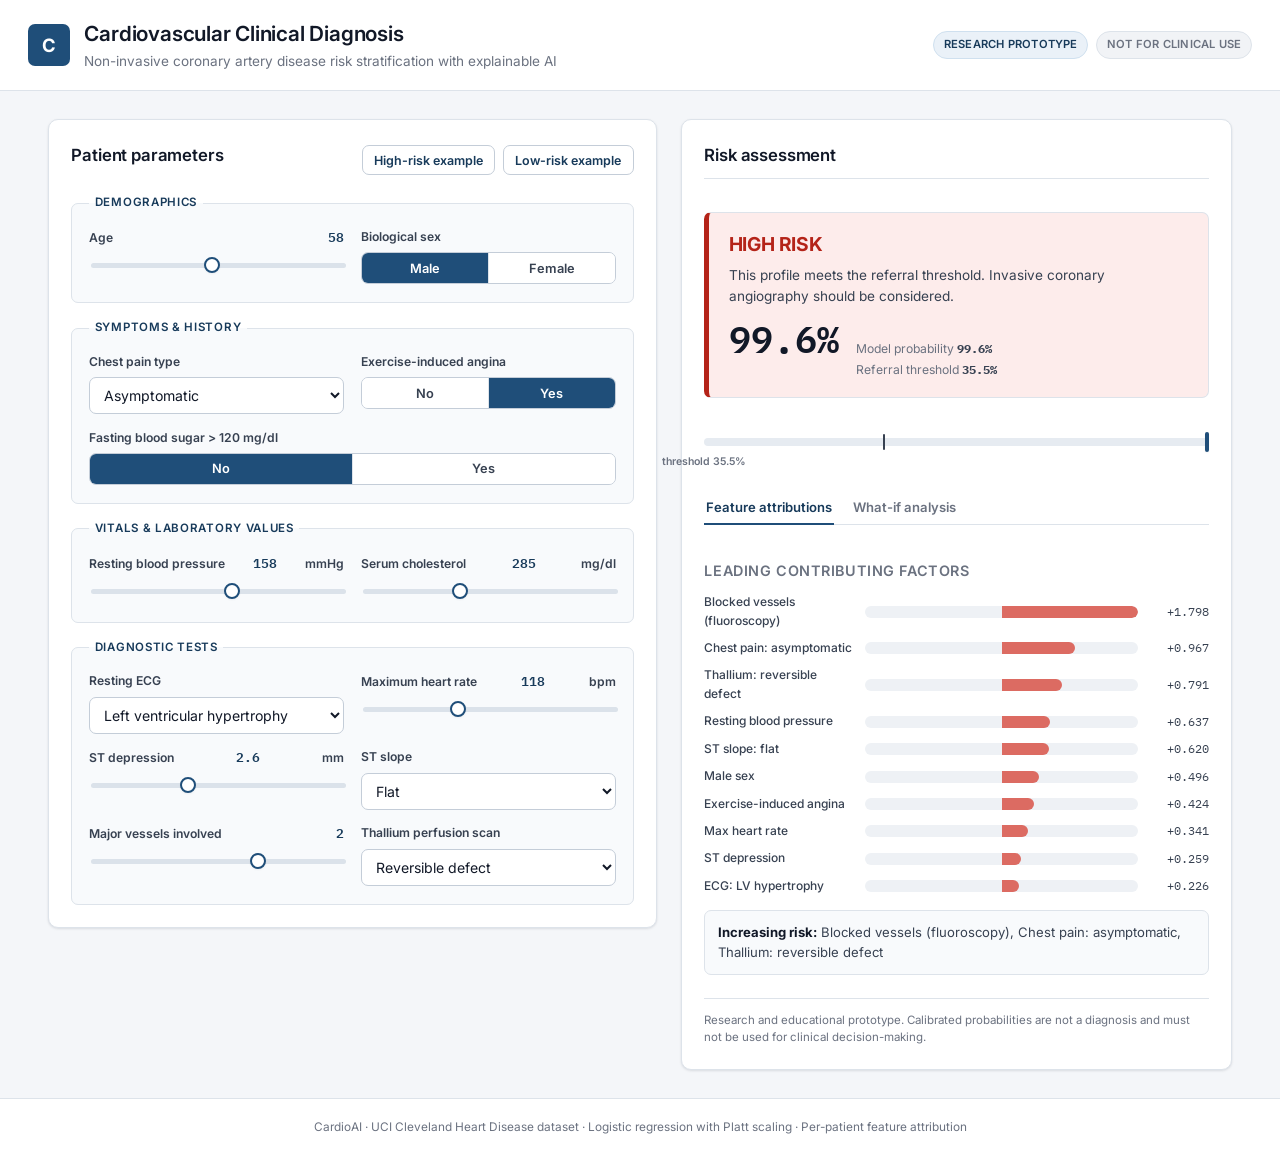
<file: index.html>
<!DOCTYPE html>
<html lang="en">
<head>
<meta charset="UTF-8">
<meta name="viewport" content="width=device-width, initial-scale=1.0">
<title>CardioAI — Coronary Artery Disease Risk Stratification</title>
<meta name="description" content="Non-invasive coronary artery disease risk stratification with calibrated probabilities and per-patient feature attributions. Research prototype; not for clinical use.">
<link rel="preconnect" href="https://fonts.googleapis.com">
<link rel="preconnect" href="https://fonts.gstatic.com" crossorigin>
<link href="https://fonts.googleapis.com/css2?family=Inter:wght@400;500;600;700&family=IBM+Plex+Mono:wght@500;600&display=swap" rel="stylesheet">
<style>
/* styles.css — clinical / academic dashboard theme */
:root{
  --bg:#f4f6f9;
  --surface:#ffffff;
  --surface-alt:#f8fafc;
  --ink:#111827;
  --ink-soft:#374151;
  --muted:#6b7280;
  --line:#dde3ea;
  --line-strong:#c4cdd8;
  --primary:#1f4e79;
  --primary-dark:#173a5a;
  --primary-soft:#eaf1f8;
  --accent:#0e7490;
  --danger:#b42318;
  --danger-soft:#fdeceb;
  --warn:#b54708;
  --warn-soft:#fef4e6;
  --ok:#067647;
  --ok-soft:#e9f7f0;
  --radius:10px;
  --radius-sm:7px;
  --shadow-sm:0 1px 2px rgba(16,24,40,.05);
  --shadow:0 1px 3px rgba(16,24,40,.08), 0 1px 2px rgba(16,24,40,.04);
  --font:"Inter",system-ui,-apple-system,"Segoe UI",Roboto,Arial,sans-serif;
  --mono:"IBM Plex Mono",ui-monospace,SFMono-Regular,Menlo,monospace;
}

*{box-sizing:border-box;}

html{scroll-behavior:smooth;}

body{
  margin:0;
  background:var(--bg);
  color:var(--ink);
  font-family:var(--font);
  font-size:15px;
  line-height:1.55;
  -webkit-font-smoothing:antialiased;
}

h1,h2,h3{margin:0;font-weight:600;letter-spacing:-.01em;}

.skip-link{
  position:absolute;left:-9999px;top:0;z-index:100;
  background:var(--primary);color:#fff;padding:.6rem 1rem;border-radius:0 0 var(--radius-sm) 0;
  font-weight:600;text-decoration:none;
}
.skip-link:focus{left:0;top:0;}

/* ---------- header ---------- */
.topbar{
  display:flex;justify-content:space-between;align-items:center;gap:1.5rem;flex-wrap:wrap;
  padding:1.1rem 1.75rem;
  background:var(--surface);
  border-bottom:1px solid var(--line);
}
.brand{display:flex;align-items:center;gap:.9rem;}
.mark{
  width:42px;height:42px;flex:0 0 auto;
  display:grid;place-items:center;
  background:var(--primary);color:#fff;
  border-radius:var(--radius-sm);
  font-weight:700;font-size:1.15rem;
  letter-spacing:-.02em;
}
.brand h1{font-size:1.3rem;color:var(--ink);}
.subtitle{margin:.1rem 0 0;font-size:.85rem;color:var(--muted);max-width:60ch;}
.meta{display:flex;gap:.5rem;flex-wrap:wrap;}
.pill{
  display:inline-block;padding:.25rem .6rem;border-radius:999px;
  font-size:.7rem;font-weight:600;letter-spacing:.02em;text-transform:uppercase;
  background:var(--primary-soft);color:var(--primary-dark);
  border:1px solid #cfe0ef;
}
.pill--muted{background:#f1f3f6;color:var(--muted);border-color:var(--line);}

/* ---------- layout ---------- */
.layout{
  display:grid;
  grid-template-columns:minmax(340px,1.05fr) minmax(340px,.95fr);
  gap:1.5rem;
  padding:1.75rem;
  max-width:1240px;
  margin:0 auto;
  align-items:start;
}
@media(max-width:920px){.layout{grid-template-columns:1fr;padding:1rem;}}

.panel{
  background:var(--surface);
  border:1px solid var(--line);
  border-radius:var(--radius);
  box-shadow:var(--shadow);
  padding:1.4rem;
}
.panel h2{
  font-size:1.05rem;color:var(--ink);
  padding-bottom:.6rem;margin-bottom:1rem;
  border-bottom:1px solid var(--line);
}
.panel-head{display:flex;justify-content:space-between;align-items:center;gap:1rem;flex-wrap:wrap;margin-bottom:1rem;}
.panel-head h2{margin-bottom:0;padding-bottom:.6rem;border-bottom:none;}
.panel h3{font-size:.9rem;text-transform:uppercase;letter-spacing:.04em;color:var(--muted);margin:1.1rem 0 .7rem;}
.samples{display:flex;gap:.5rem;flex-wrap:wrap;}

/* ---------- form ---------- */
form#patient-form{display:flex;flex-direction:column;gap:1rem;}
fieldset{
  display:grid;grid-template-columns:1fr 1fr;gap:.9rem 1.1rem;
  margin:0;padding:1rem 1.05rem 1.15rem;
  background:var(--surface-alt);
  border:1px solid var(--line);
  border-radius:var(--radius-sm);
}
fieldset legend{
  font-size:.72rem;font-weight:600;letter-spacing:.06em;text-transform:uppercase;
  color:var(--primary-dark);padding:0 .35rem;
}
.field{display:flex;flex-direction:column;gap:.35rem;min-width:0;}
.field--full{grid-column:1 / -1;}
.field label,.field .label{
  font-size:.76rem;font-weight:600;color:var(--ink-soft);
}
.field label{display:flex;justify-content:space-between;align-items:baseline;gap:.5rem;}
.field output{font-family:var(--mono);font-size:.8rem;color:var(--primary-dark);font-weight:600;}

input,select{
  width:100%;padding:.5rem .6rem;font:inherit;font-size:.88rem;color:var(--ink);
  background:#fff;border:1px solid var(--line-strong);border-radius:var(--radius-sm);
  outline:none;transition:border-color .12s ease,box-shadow .12s ease;
}
select{cursor:pointer;}
input:focus,select:focus{border-color:var(--primary);box-shadow:0 0 0 3px rgba(31,78,121,.12);}

/* range inputs */
input[type="range"]{
  -webkit-appearance:none;appearance:none;padding:0;height:20px;
  background:transparent;border:none;box-shadow:none;cursor:pointer;
}
input[type="range"]:focus{box-shadow:none;}
input[type="range"]::-webkit-slider-runnable-track{height:5px;background:#dbe2ea;border-radius:999px;}
input[type="range"]::-moz-range-track{height:5px;background:#dbe2ea;border-radius:999px;}
input[type="range"]::-webkit-slider-thumb{
  -webkit-appearance:none;appearance:none;margin-top:-6px;
  width:16px;height:16px;border-radius:50%;
  background:#fff;border:2px solid var(--primary);box-shadow:var(--shadow-sm);
}
input[type="range"]::-moz-range-thumb{
  width:16px;height:16px;border-radius:50%;background:#fff;
  border:2px solid var(--primary);box-shadow:var(--shadow-sm);
}

/* segmented toggles */
.toggle{display:flex;border:1px solid var(--line-strong);border-radius:var(--radius-sm);overflow:hidden;background:#fff;}
.toggle button{
  flex:1;border:none;border-radius:0;background:#fff;color:var(--ink-soft);
  padding:.45rem .5rem;font-size:.8rem;font-weight:600;text-transform:none;letter-spacing:0;
  box-shadow:none;
}
.toggle button + button{border-left:1px solid var(--line);}
.toggle button:hover{background:var(--surface-alt);transform:none;box-shadow:none;}
.toggle button.on{background:var(--primary);color:#fff;}

/* ---------- buttons ---------- */
button{
  font-family:inherit;font-size:.85rem;font-weight:600;cursor:pointer;
  padding:.55rem 1rem;border-radius:var(--radius-sm);
  color:#fff;background:var(--primary);border:1px solid var(--primary);
  transition:background .12s ease,box-shadow .12s ease;
}
button:hover{background:var(--primary-dark);box-shadow:var(--shadow-sm);}
button:active{background:var(--primary-dark);}
button:focus-visible{outline:none;box-shadow:0 0 0 3px rgba(31,78,121,.2);}
button.ghost{
  background:#fff;color:var(--primary-dark);border:1px solid var(--line-strong);
  font-size:.78rem;padding:.4rem .7rem;
}
button.ghost:hover{background:var(--primary-soft);border-color:var(--primary);}

/* ---------- verdict ---------- */
.result-panel{display:flex;flex-direction:column;gap:1.05rem;}
.verdict{
  border:1px solid var(--line);border-left-width:5px;
  border-radius:var(--radius-sm);padding:1.1rem 1.2rem;
  background:var(--surface-alt);
}
.verdict.high{border-left-color:var(--danger);background:var(--danger-soft);}
.verdict.mid{border-left-color:var(--warn);background:var(--warn-soft);}
.verdict.low{border-left-color:var(--ok);background:var(--ok-soft);}
.vtitle{font-size:1.2rem;font-weight:700;letter-spacing:-.01em;}
.verdict.high .vtitle{color:var(--danger);}
.verdict.mid .vtitle{color:var(--warn);}
.verdict.low .vtitle{color:var(--ok);}
.vdesc{margin-top:.3rem;font-size:.85rem;color:var(--ink-soft);max-width:62ch;}
.score{display:flex;align-items:baseline;gap:1.1rem;flex-wrap:wrap;margin-top:.85rem;}
.score .big{font-family:var(--mono);font-size:2.3rem;font-weight:600;line-height:1;color:var(--ink);}
.score-meta{display:flex;flex-direction:column;gap:.15rem;font-size:.76rem;color:var(--muted);}
.score-meta b{font-family:var(--mono);color:var(--ink-soft);}

/* score track */
.track{position:relative;height:8px;background:#e6ebf1;border-radius:999px;margin:1.4rem 0 .2rem;}
.track .thr{position:absolute;top:-4px;bottom:-4px;width:2px;background:var(--ink-soft);border-radius:2px;}
.track .marker{position:absolute;top:-6px;width:4px;height:20px;background:var(--primary);border-radius:2px;box-shadow:var(--shadow-sm);}
.track .thrlabel{position:absolute;top:16px;font-size:.66rem;font-weight:600;color:var(--muted);transform:translateX(-50%);white-space:nowrap;}

/* ---------- tabs ---------- */
.tabs{display:flex;gap:1.1rem;flex-wrap:wrap;margin-top:1.6rem;border-bottom:1px solid var(--line);}
.tabs button{
  background:none;border:none;border-radius:0;box-shadow:none;
  color:var(--muted);font-size:.82rem;font-weight:600;
  padding:.5rem .1rem;border-bottom:2px solid transparent;margin-bottom:-1px;
}
.tabs button:hover{color:var(--primary-dark);background:none;box-shadow:none;}
.tabs button.on{color:var(--primary-dark);border-bottom-color:var(--primary);}
.tabpane{display:none;}
.tabpane.on{display:block;}

/* ---------- contributions ---------- */
.contrib{display:flex;flex-direction:column;gap:.55rem;}
.contrib .row{display:grid;grid-template-columns:minmax(130px,1.1fr) 2fr minmax(60px,auto);gap:.65rem;align-items:center;}
.contrib .name{font-size:.75rem;font-weight:500;color:var(--ink-soft);}
.contrib .bwrap{position:relative;height:12px;background:#eef1f5;border-radius:999px;overflow:hidden;}
.contrib .mid{position:absolute;left:50%;top:0;bottom:0;width:1px;background:var(--line-strong);}
.contrib .bar{position:absolute;top:0;bottom:0;}
.contrib .bar.up{left:50%;background:#dc6b62;border-radius:0 999px 999px 0;}
.contrib .bar.dn{right:50%;background:#5aa9c9;border-radius:999px 0 0 999px;}
.contrib .amt{font-family:var(--mono);font-size:.72rem;text-align:right;color:var(--ink-soft);}
.summary{
  font-size:.82rem;color:var(--ink-soft);
  background:var(--surface-alt);border:1px solid var(--line);border-radius:var(--radius-sm);
  padding:.7rem .8rem;margin:.9rem 0 0;
}
.summary b{color:var(--ink);}

/* ---------- counterfactual ---------- */
.cf{display:grid;grid-template-columns:1fr auto;gap:1.2rem;align-items:end;}
@media(max-width:540px){.cf{grid-template-columns:1fr;}}
.cf-controls{display:flex;flex-direction:column;gap:.5rem;}
.cf-controls label{display:flex;justify-content:space-between;gap:.5rem;font-size:.76rem;font-weight:600;color:var(--ink-soft);}
.cf-controls output{font-family:var(--mono);color:var(--primary-dark);}
.cf-bars{display:flex;gap:1.2rem;align-items:flex-end;height:210px;padding-top:.5rem;}
.cf-col{display:flex;flex-direction:column;align-items:center;justify-content:flex-end;gap:.4rem;width:62px;}
.cf-bar{width:38px;min-height:4px;border-radius:4px 4px 0 0;transition:height .25s ease,background .25s ease;}
.cf-col span{font-family:var(--mono);font-size:.78rem;font-weight:600;}
.cf-col em{font-style:normal;font-size:.64rem;font-weight:600;text-transform:uppercase;letter-spacing:.04em;color:var(--muted);}

/* ---------- notes ---------- */
.note{
  font-size:.8rem;color:var(--ink-soft);
  border:1px solid var(--line);border-left-width:4px;border-radius:var(--radius-sm);
  padding:.65rem .8rem;margin:.9rem 0 0;background:var(--surface-alt);
}
.note.ok{border-left-color:var(--ok);background:var(--ok-soft);}
.note.bad{border-left-color:var(--danger);background:var(--danger-soft);}
.note.info{border-left-color:var(--primary);}

.disclaimer{
  margin:.4rem 0 0;font-size:.72rem;line-height:1.5;color:var(--muted);
  border-top:1px solid var(--line);padding-top:.8rem;
}

/* ---------- footer ---------- */
.footer{
  text-align:center;padding:1.2rem;font-size:.74rem;color:var(--muted);
  border-top:1px solid var(--line);background:var(--surface);
}
.footer p{margin:0;}

@media(prefers-reduced-motion:reduce){
  *{animation:none !important;transition:none !important;}
}
</style>
</head>
<body>
<a class="skip-link" href="#patient-form">Skip to patient parameters</a>

<header class="topbar">
  <div class="brand">
    <div class="mark" aria-hidden="true">C</div>
    <div>
      <h1>Cardiovascular Clinical Diagnosis</h1>
      <p class="subtitle">Non-invasive coronary artery disease risk stratification with explainable AI</p>
    </div>
  </div>
  <div class="meta">
    <span class="pill">Research prototype</span>
    <span class="pill pill--muted">Not for clinical use</span>
  </div>
</header>

<main class="layout">
  <section class="panel form-panel" aria-labelledby="input-heading">
    <div class="panel-head">
      <h2 id="input-heading">Patient parameters</h2>
      <div class="samples">
        <button type="button" class="ghost" onclick="sample('high')">High-risk example</button>
        <button type="button" class="ghost" onclick="sample('low')">Low-risk example</button>
      </div>
    </div>

    <form id="patient-form" onsubmit="return false;">
      <fieldset>
        <legend>Demographics</legend>
        <div class="field field--range">
          <label for="age">Age <output id="agev">58</output></label>
          <input id="age" type="range" min="20" max="100" step="1" value="58">
        </div>
        <div class="field">
          <span class="label">Biological sex</span>
          <div class="toggle" id="sex" data-value="1">
            <button type="button" data-v="1" class="on">Male</button>
            <button type="button" data-v="0">Female</button>
          </div>
        </div>
      </fieldset>

      <fieldset>
        <legend>Symptoms &amp; history</legend>
        <div class="field">
          <label for="cp">Chest pain type</label>
          <select id="cp">
            <option value="1">Typical angina</option>
            <option value="2">Atypical angina</option>
            <option value="3">Non-anginal pain</option>
            <option value="4" selected>Asymptomatic</option>
          </select>
        </div>
        <div class="field">
          <span class="label">Exercise-induced angina</span>
          <div class="toggle" id="exang" data-value="1">
            <button type="button" data-v="0">No</button>
            <button type="button" data-v="1" class="on">Yes</button>
          </div>
        </div>
        <div class="field field--full">
          <span class="label">Fasting blood sugar &gt; 120 mg/dl</span>
          <div class="toggle" id="fbs" data-value="0">
            <button type="button" data-v="0" class="on">No</button>
            <button type="button" data-v="1">Yes</button>
          </div>
        </div>
      </fieldset>

      <fieldset>
        <legend>Vitals &amp; laboratory values</legend>
        <div class="field field--range">
          <label for="trestbps">Resting blood pressure <output id="trestbpsv">158</output> mmHg</label>
          <input id="trestbps" type="range" min="80" max="220" step="1" value="158">
        </div>
        <div class="field field--range">
          <label for="chol">Serum cholesterol <output id="cholv">285</output> mg/dl</label>
          <input id="chol" type="range" min="100" max="600" step="1" value="285">
        </div>
      </fieldset>

      <fieldset>
        <legend>Diagnostic tests</legend>
        <div class="field">
          <label for="restecg">Resting ECG</label>
          <select id="restecg">
            <option value="0">Normal</option>
            <option value="1">ST-T wave abnormality</option>
            <option value="2" selected>Left ventricular hypertrophy</option>
          </select>
        </div>
        <div class="field field--range">
          <label for="thalach">Maximum heart rate <output id="thalachv">118</output> bpm</label>
          <input id="thalach" type="range" min="60" max="220" step="1" value="118">
        </div>
        <div class="field field--range">
          <label for="oldpeak">ST depression <output id="oldpeakv">2.6</output> mm</label>
          <input id="oldpeak" type="range" min="0" max="7" step="0.1" value="2.6">
        </div>
        <div class="field">
          <label for="slope">ST slope</label>
          <select id="slope">
            <option value="1">Upsloping</option>
            <option value="2" selected>Flat</option>
            <option value="3">Downsloping</option>
          </select>
        </div>
        <div class="field field--range">
          <label for="ca">Major vessels involved <output id="cav">2</output></label>
          <input id="ca" type="range" min="0" max="3" step="1" value="2">
        </div>
        <div class="field">
          <label for="thal">Thallium perfusion scan</label>
          <select id="thal">
            <option value="3">Normal</option>
            <option value="6">Fixed defect</option>
            <option value="7" selected>Reversible defect</option>
          </select>
        </div>
      </fieldset>
    </form>
  </section>

  <section class="panel result-panel" aria-labelledby="result-heading">
    <h2 id="result-heading">Risk assessment</h2>

    <div class="verdict high" id="verdict" role="status" aria-live="polite">
      <div class="vtitle" id="vtitle">—</div>
      <div class="vdesc" id="vdesc"></div>
      <div class="score">
        <span class="big" id="vprob">--%</span>
        <div class="score-meta">
          <span>Model probability <b id="sprob">--%</b></span>
          <span>Referral threshold <b id="sthr">--%</b></span>
        </div>
      </div>
    </div>

    <div class="track" aria-hidden="true">
      <div class="thr" id="thr"></div>
      <div class="marker" id="marker"></div>
      <div class="thrlabel" id="thrlabel"></div>
    </div>

    <div class="tabs" role="tablist">
      <button type="button" class="on" data-t="explain">Feature attributions</button>
      <button type="button" data-t="simulate">What-if analysis</button>
    </div>

    <div class="tabpane on" id="pane-explain">
      <h3>Leading contributing factors</h3>
      <div class="contrib" id="contrib"></div>
      <p class="summary" id="summary"></p>
    </div>

    <div class="tabpane" id="pane-simulate">
      <h3>Modifiable-factor simulation</h3>
      <div class="cf">
        <div class="cf-controls">
          <label for="cbp">Target resting blood pressure <output id="cbpv">140 mmHg</output></label>
          <input id="cbp" type="range" min="90" max="180" step="1" value="140">
          <label for="cchol">Target cholesterol <output id="ccholv">200 mg/dl</output></label>
          <input id="cchol" type="range" min="120" max="320" step="1" value="200">
        </div>
        <div class="cf-bars" aria-hidden="true">
          <div class="cf-col"><div class="cf-bar" id="b1"></div><span id="n1">--%</span><em>current</em></div>
          <div class="cf-col"><div class="cf-bar" id="b2"></div><span id="n2">--%</span><em>modelled</em></div>
        </div>
      </div>
      <p class="note info" id="cfnote"></p>
    </div>

    <p class="disclaimer">Research and educational prototype. Calibrated probabilities are not a diagnosis and must not be used for clinical decision-making.</p>
  </section>
</main>

<footer class="footer">
  <p>CardioAI · UCI Cleveland Heart Disease dataset · Logistic regression with Platt scaling · Per-patient feature attribution</p>
</footer>

<script>
window.__MODEL__ = {"feature_names":["age","trestbps","chol","thalach","oldpeak","ca","rpp","hr_reserve","cp_1.0","cp_2.0","cp_3.0","cp_4.0","restecg_0.0","restecg_1.0","restecg_2.0","slope_1.0","slope_2.0","slope_3.0","thal_3.0","thal_6.0","thal_7.0","sex","fbs","exang"],"coef":[-0.06090396449700606,0.4141476852566963,0.21078290211171977,-0.2411964511405328,0.18122747671097275,1.137250011237457,-0.10066187146985645,-0.04644199955738965,-0.6566705889567634,0.16241801009371387,-0.4726782721886254,0.9666463821150352,-0.15458075277842306,-0.07128275365306326,0.2255790374948476,-0.4988074549833224,0.6195663189295797,-0.1210433328828961,-0.5396850644509761,-0.2519858005229237,0.7913863960372598,0.7260344121746798,-0.1078986996134363,0.29516385312186044],"intercept":-0.4595203099572489,"classes":[0,1],"calibrator_coef":[0.8899648322571224],"calibrator_intercept":-0.04217773077704596,"threshold":0.355,"num_cols":["age","trestbps","chol","thalach","oldpeak","ca","rpp","hr_reserve"],"num_mean":[54.549586776859506,130.95867768595042,249.8388429752066,149.96280991735537,0.9991735537190083,0.6074380165289256,196.26971074380168,0.9061584401563104],"num_scale":[8.978372765440131,17.58610302878636,52.737566192586975,22.639527461380734,1.1206178835595506,0.8807083258655833,39.261583566270055,0.12654088681188153],"num_median":[56.0,130.0,244.5,153.5,0.8,0.0,198.2,0.9357999250655676],"bin_cols":["sex","fbs","exang"],"bin_mean":[0.6818181818181818,0.1446280991735537,0.32644628099173556],"bin_scale":[0.46577048936179993,0.35172547832506873,0.4689126854952853],"bin_median":[1.0,0.0,0.0],"cat_cols":["cp","restecg","slope","thal"],"cat_categories":[[1.0,2.0,3.0,4.0],[0.0,1.0,2.0],[1.0,2.0,3.0],[3.0,6.0,7.0]],"metrics":{"model":"logistic_regression","threshold":0.355,"n_test":61,"roc_auc":0.9577922077922079,"pr_auc":0.9407883021856493,"sensitivity":0.9642857142857143,"specificity":0.7272727272727273,"brier_calibrated":0.08620931037001911}};
</script>
<script>
const M = window.__MODEL__;
const $ = id => document.getElementById(id);
const state = { age:58, sex:1, cp:4, trestbps:158, chol:285, fbs:0, restecg:2,
  thalach:118, exang:1, oldpeak:2.6, slope:2, ca:2, thal:7 };
const PRETTY = { age:'Age', trestbps:'Resting blood pressure', chol:'Cholesterol',
  thalach:'Max heart rate', oldpeak:'ST depression', ca:'Blocked vessels (fluoroscopy)',
  rpp:'Rate-pressure product', hr_reserve:'Heart-rate reserve', sex:'Male sex',
  fbs:'High fasting blood sugar', exang:'Exercise-induced angina' };
const CP = { 'cp_1.0':'Chest pain: typical angina','cp_2.0':'Chest pain: atypical angina',
  'cp_3.0':'Chest pain: non-anginal','cp_4.0':'Chest pain: asymptomatic',
  'restecg_0.0':'ECG: normal','restecg_1.0':'ECG: ST-T abnormality','restecg_2.0':'ECG: LV hypertrophy',
  'slope_1.0':'ST slope: upsloping','slope_2.0':'ST slope: flat','slope_3.0':'ST slope: downsloping',
  'thal_3.0':'Thallium: normal','thal_6.0':'Thallium: fixed defect','thal_7.0':'Thallium: reversible defect' };
Object.assign(PRETTY, CP);
const pretty = n => PRETTY[n] || n;

function read() {
  state.age=+$('age').value; state.trestbps=+$('trestbps').value;
  state.chol=+$('chol').value; state.thalach=+$('thalach').value;
  state.oldpeak=+$('oldpeak').value; state.ca=+$('ca').value;
  state.cp=+$('cp').value; state.restecg=+$('restecg').value;
  state.slope=+$('slope').value; state.thal=+$('thal').value;
  state.sex=parseInt($('sex').dataset.value,10);
  state.fbs=parseInt($('fbs').dataset.value,10);
  state.exang=parseInt($('exang').dataset.value,10);
}
function vector(s) {
  const rpp=(s.trestbps*s.thalach)/100, hr=s.thalach/(220-s.age);
  return { age:s.age,trestbps:s.trestbps,chol:s.chol,thalach:s.thalach,oldpeak:s.oldpeak,ca:s.ca,rpp:rpp,hr_reserve:hr,
    'cp_1.0':s.cp===1?1:0,'cp_2.0':s.cp===2?1:0,'cp_3.0':s.cp===3?1:0,'cp_4.0':s.cp===4?1:0,
    'restecg_0.0':s.restecg===0?1:0,'restecg_1.0':s.restecg===1?1:0,'restecg_2.0':s.restecg===2?1:0,
    'slope_1.0':s.slope===1?1:0,'slope_2.0':s.slope===2?1:0,'slope_3.0':s.slope===3?1:0,
    'thal_3.0':s.thal===3?1:0,'thal_6.0':s.thal===6?1:0,'thal_7.0':s.thal===7?1:0, sex:s.sex,fbs:s.fbs,exang:s.exang };
}

function predict(s) {
  const raw=vector(s), names=M.feature_names;
  let z=M.intercept; const contrib=[];
  for (let i=0;i<names.length;i++){
    const n=names[i]; let x=raw[n]||0;
    const ni=M.num_cols.indexOf(n), bi=M.bin_cols.indexOf(n);
    if (ni>=0) x=(x-M.num_mean[ni])/M.num_scale[ni];
    else if (bi>=0) x=(x-M.bin_mean[bi])/M.bin_scale[bi];
    const c=M.coef[i]*x; z+=c; contrib.push({name:n,value:c});
  }
  const cz=M.calibrator_coef[0]*z+M.calibrator_intercept;
  return {p:1/(1+Math.exp(-cz)),contrib:contrib};
}

function render() {
  read();
  const r=predict(state), p=r.p, contrib=r.contrib, thr=M.threshold;
  const high=p>=thr, mid=!high&&p>=0.25;
  $('verdict').className='verdict '+(high?'high':mid?'mid':'low');
  $('vtitle').textContent=high?'HIGH RISK':mid?'MODERATE RISK':'LOW RISK';
  $('vdesc').textContent=high?'This profile meets the referral threshold. Invasive coronary angiography should be considered.'
    :mid?'Below the referral threshold but worth monitoring. Continue risk-factor control and follow-up.'
    :'This profile is well below the referral threshold. Routine non-invasive monitoring is appropriate.';
  $('vprob').textContent=(p*100).toFixed(1)+'%'; $('sprob').textContent=(p*100).toFixed(1)+'%';
  $('sthr').textContent=(thr*100).toFixed(1)+'%';
  $('marker').style.left='calc('+(p*100).toFixed(1)+'% - 2px)';
  $('thr').style.left=(thr*100).toFixed(1)+'%';
  $('thrlabel').textContent='threshold '+(thr*100).toFixed(1)+'%';
  const top=contrib.slice().sort((a,b)=>Math.abs(b.value)-Math.abs(a.value)).slice(0,10);
  const scale=Math.max(...top.map(c=>Math.abs(c.value)),1e-6);
  $('contrib').innerHTML=top.map(c=>{
    const w=Math.abs(c.value)/scale*50, up=c.value>0;
    return '<div class="row"><div class="name">'+pretty(c.name)+'</div>'
      +'<div class="bwrap"><div class="mid"></div>'
      +'<div class="bar '+(up?'up':'dn')+'" style="width:'+w.toFixed(1)+'%"></div></div>'
      +'<div class="amt">'+(c.value>=0?'+':'')+c.value.toFixed(3)+'</div></div>';
  }).join('');
  const ups=top.filter(c=>c.value>0).slice(0,3).map(c=>pretty(c.name));
  const dns=top.filter(c=>c.value<0).slice(0,3).map(c=>pretty(c.name));
  $('summary').innerHTML=(ups.length?'<b>Increasing risk:</b> '+ups.join(', '):'')
    +(ups.length&&dns.length?'<br>':'')+(dns.length?'<b>Decreasing risk:</b> '+dns.join(', '):'');
}

function simulate() {
  read();
  const bp=+$('cbp').value, ch=+$('cchol').value;
  $('cbpv').textContent=bp+' mmHg'; $('ccholv').textContent=ch+' mg/dl';
  const before=predict(state).p, after=predict(Object.assign({},state,{trestbps:bp,chol:ch})).p;
  const col=p=>p>=0.5?'#ef4444':p>=0.25?'#f59e0b':'#22c55e';
  $('b1').style.height=Math.max(before*220,4)+'px'; $('b1').style.background=col(before);
  $('b2').style.height=Math.max(after*220,4)+'px'; $('b2').style.background=col(after);
  $('n1').textContent=(before*100).toFixed(1)+'%'; $('n2').textContent=(after*100).toFixed(1)+'%';
  const d=before-after, note=$('cfnote');
  if (d>0.001){ note.className='note ok'; note.textContent='Modelled risk falls '+(d*100).toFixed(1)+' percentage points ('+(d/before*100).toFixed(1)+'% relative reduction).'; }
  else if (d<-0.001){ note.className='note bad'; note.textContent='These targets would raise modelled risk by '+(Math.abs(d)*100).toFixed(1)+' points.'; }
  else { note.className='note info'; note.textContent='These targets leave modelled risk essentially unchanged.'; }
}

function sample(which) {
  const s=which==='high'
    ?{age:58,sex:1,cp:4,trestbps:158,chol:285,fbs:0,restecg:2,thalach:118,exang:1,oldpeak:2.6,slope:2,ca:2,thal:7}
    :{age:41,sex:0,cp:2,trestbps:118,chol:168,fbs:0,restecg:0,thalach:176,exang:0,oldpeak:0,slope:1,ca:0,thal:3};
  ['age','trestbps','chol','thalach','oldpeak','ca','cp','restecg','slope','thal'].forEach(k=>{
    $(k).value=s[k]; const lbl=$(k+'v'); if (lbl) lbl.textContent=s[k]; });
  setToggle('sex',s.sex); setToggle('fbs',s.fbs); setToggle('exang',s.exang);
  $('cbp').value=Math.min(s.trestbps,140); $('cchol').value=Math.min(s.chol,200);
  render(); simulate();
}
function setToggle(id,v){
  const b=$(id); b.dataset.value=v;
  b.querySelectorAll('button').forEach(x=>x.classList.toggle('on',+x.dataset.v===v));
}
function tab(id){
  document.querySelectorAll('.tabs button').forEach(b=>b.classList.toggle('on',b.dataset.t===id));
  document.querySelectorAll('.tabpane').forEach(p=>p.classList.toggle('on',p.id==='pane-'+id));
}

function init(){
  ['age','trestbps','chol','thalach','oldpeak','ca'].forEach(k=>{
    const i=$(k);
    i.addEventListener('input',()=>{ $(k+'v').textContent=i.value; render(); });
  });
  ['cp','restecg','slope','thal'].forEach(k=>$(k).addEventListener('change',render));
  ['sex','fbs','exang'].forEach(k=>{
    $(k).querySelectorAll('button').forEach(b=>b.addEventListener('click',()=>{ setToggle(k,+b.dataset.v); render(); }));
  });
  ['cbp','cchol'].forEach(k=>$(k).addEventListener('input',simulate));
  document.querySelectorAll('.tabs button').forEach(b=>b.addEventListener('click',()=>tab(b.dataset.t)));
  render(); simulate();
}
document.addEventListener('DOMContentLoaded', init);
</script>
</body>
</html>
</file>
